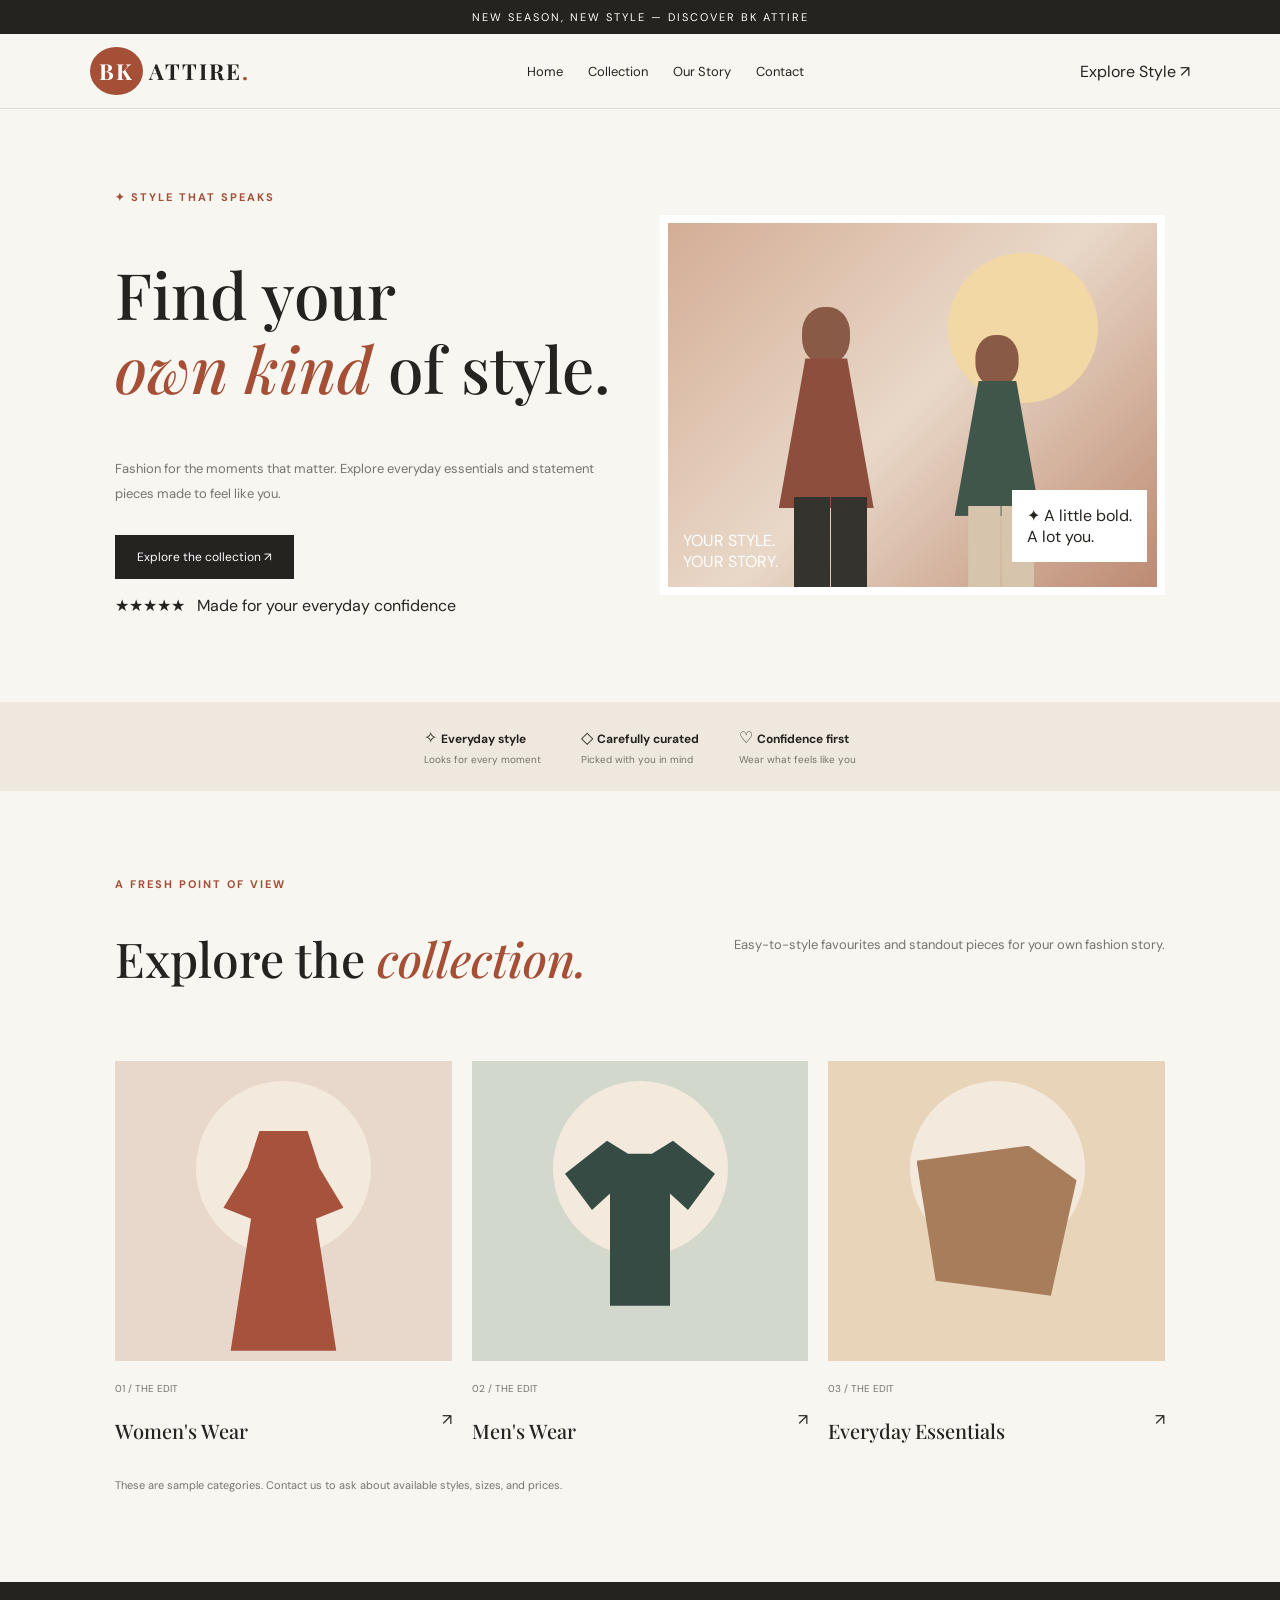
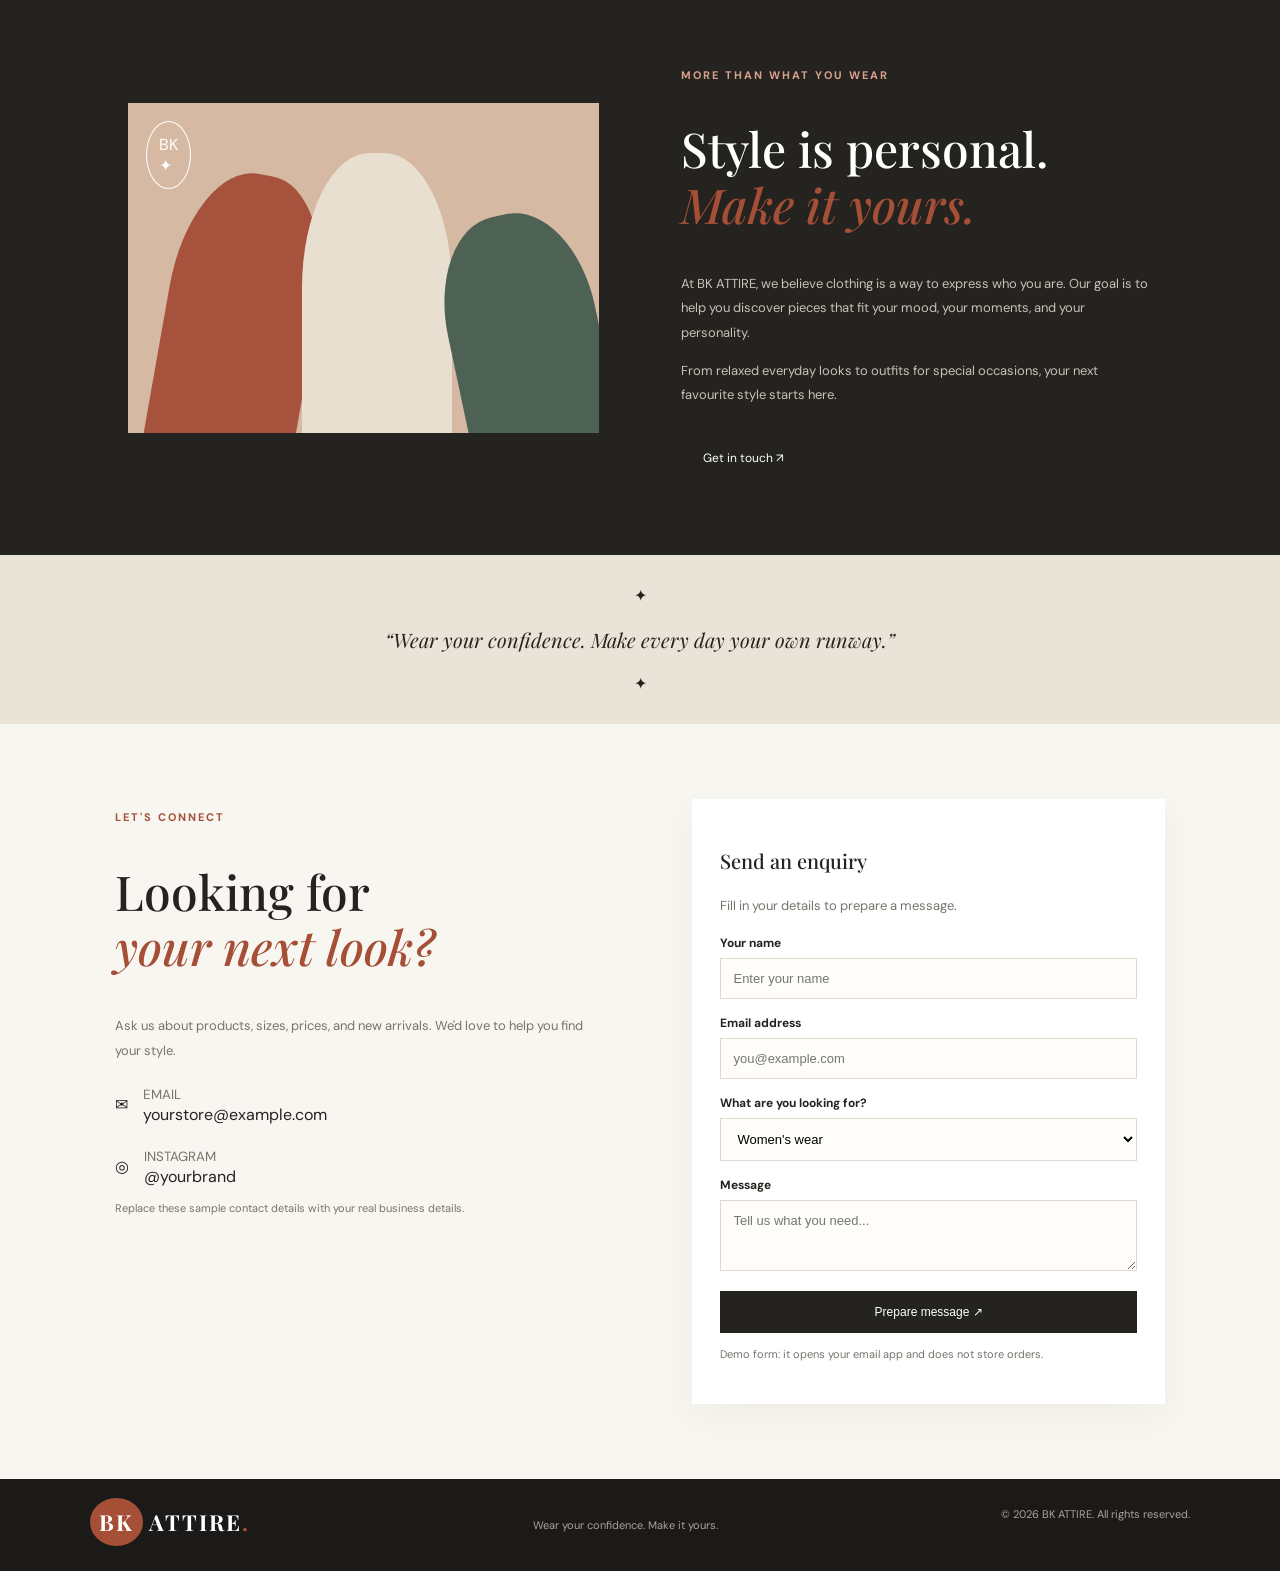
<file: index.html>
<!DOCTYPE html>
<html lang="en">
<head>
<meta charset="UTF-8"><meta name="viewport" content="width=device-width, initial-scale=1.0">
<meta name="description" content="BK ATTIRE clothing store. Discover stylish fashion for your everyday look.">
<title>BK ATTIRE | Wear Your Confidence</title><link rel="stylesheet" href="style.css">
</head>
<body>
<div class="announcement">NEW SEASON, NEW STYLE — DISCOVER BK ATTIRE</div>
<header class="header"><a class="logo" href="#home"><span>BK</span> ATTIRE<span class="dot">.</span></a><button id="menuBtn" aria-label="Open menu">☰</button><nav id="nav"><a href="#home">Home</a><a href="#collection">Collection</a><a href="#about">Our Story</a><a href="#contact">Contact</a></nav><a class="toplink" href="#collection">Explore Style ↗</a></header>
<main>
<section class="hero" id="home"><div class="hero-copy"><p class="eyebrow">✦ STYLE THAT SPEAKS</p><h1>Find your<br><em>own kind</em> of style.</h1><p class="muted">Fashion for the moments that matter. Explore everyday essentials and statement pieces made to feel like you.</p><a class="button" href="#collection">Explore the collection ↗</a><p class="small-note">★★★★★ &nbsp; Made for your everyday confidence</p></div><div class="hero-art"><div class="sun"></div><div class="model model1"><div class="head"></div><div class="dress"></div><div class="leg"></div></div><div class="model model2"><div class="head"></div><div class="dress"></div><div class="leg"></div></div><div class="art-words">YOUR STYLE.<br>YOUR STORY.</div><div class="floating">✦ A little bold.<br>A lot you.</div></div></section>
<section class="benefits"><div>✧ <span><b>Everyday style</b><small>Looks for every moment</small></span></div><div>◇ <span><b>Carefully curated</b><small>Picked with you in mind</small></span></div><div>♡ <span><b>Confidence first</b><small>Wear what feels like you</small></span></div></section>
<section class="section" id="collection"><div class="section-head"><div><p class="eyebrow">A FRESH POINT OF VIEW</p><h2>Explore the <em>collection.</em></h2></div><p class="muted">Easy-to-style favourites and standout pieces for your own fashion story.</p></div><div class="cards"><article><div class="product-art women"><div class="circle"></div><div class="garment dress"></div></div><div class="card-info"><div><small>01 / THE EDIT</small><h3>Women's Wear</h3></div><a href="#contact">↗</a></div></article><article><div class="product-art men"><div class="circle"></div><div class="garment shirt"></div></div><div class="card-info"><div><small>02 / THE EDIT</small><h3>Men's Wear</h3></div><a href="#contact">↗</a></div></article><article><div class="product-art basics"><div class="circle"></div><div class="garment folded"></div></div><div class="card-info"><div><small>03 / THE EDIT</small><h3>Everyday Essentials</h3></div><a href="#contact">↗</a></div></article></div><p class="tiny muted">These are sample categories. Contact us to ask about available styles, sizes, and prices.</p></section>
<section class="story" id="about"><div class="story-art"><span class="stamp">BK<br>✦</span><div class="fabric fabric1"></div><div class="fabric fabric2"></div><div class="fabric fabric3"></div></div><div><p class="eyebrow">MORE THAN WHAT YOU WEAR</p><h2>Style is personal.<br><em>Make it yours.</em></h2><p>At BK ATTIRE, we believe clothing is a way to express who you are. Our goal is to help you discover pieces that fit your mood, your moments, and your personality.</p><p>From relaxed everyday looks to outfits for special occasions, your next favourite style starts here.</p><a class="button light" href="#contact">Get in touch ↗</a></div></section>
<section class="quote"><span>✦</span><p>“Wear your confidence. Make every day your own runway.”</p><span>✦</span></section>
<section class="section contact" id="contact"><div><p class="eyebrow">LET'S CONNECT</p><h2>Looking for<br><em>your next look?</em></h2><p class="muted">Ask us about products, sizes, prices, and new arrivals. We'd love to help you find your style.</p><div class="detail">✉ <span><small>EMAIL</small><br>yourstore@example.com</span></div><div class="detail">◎ <span><small>INSTAGRAM</small><br>@yourbrand</span></div><p class="tiny muted">Replace these sample contact details with your real business details.</p></div><form id="contactForm"><h3>Send an enquiry</h3><p class="muted">Fill in your details to prepare a message.</p><label for="name">Your name</label><input id="name" required placeholder="Enter your name"><label for="email">Email address</label><input id="email" type="email" required placeholder="you@example.com"><label for="interest">What are you looking for?</label><select id="interest"><option>Women's wear</option><option>Men's wear</option><option>Everyday essentials</option><option>Other enquiry</option></select><label for="message">Message</label><textarea id="message" rows="3" required placeholder="Tell us what you need..."></textarea><button class="button submit" type="submit">Prepare message ↗</button><p class="tiny muted">Demo form: it opens your email app and does not store orders.</p></form></section>
</main><footer><a class="logo" href="#home"><span>BK</span> ATTIRE<span class="dot">.</span></a><p>Wear your confidence. Make it yours.</p><small>© <span id="year"></span> BK ATTIRE. All rights reserved.</small></footer>
<script src="script.js"></script></body></html>
</file>
<file: style.css>
@import url('https://fonts.googleapis.com/css2?family=DM+Sans:wght@400;500;600;700&family=Playfair+Display:wght@500;600&display=swap');

:root {
  --ink: #25231f;
  --paper: #f8f6f1;
  --rust: #a44f36;
  --muted: #77736d;
}

* {
  box-sizing: border-box;
}

html {
  scroll-behavior: smooth;
}

body {
  margin: 0;
  background: var(--paper);
  color: var(--ink);
  font-family: 'DM Sans', Arial, sans-serif;
}

a {
  color: inherit;
  text-decoration: none;
}

.announcement {
  background: var(--ink);
  color: white;
  text-align: center;
  padding: 10px;
  font-size: 11px;
  letter-spacing: 2px;
}

.header {
  min-height: 75px;
  padding: 15px 7%;
  display: flex;
  align-items: center;
  justify-content: space-between;
  border-bottom: 1px solid #e4dfd6;
  position: sticky;
  top: 0;
  background: var(--paper);
  z-index: 5;
}

.logo {
  font: 700 22px 'Playfair Display', serif;
  letter-spacing: 2px;
}

.logo span:first-child {
  background: var(--rust);
  color: white;
  padding: 9px;
  border-radius: 50%;
}

.dot,
em {
  color: var(--rust);
}

nav {
  display: flex;
  gap: 25px;
  font-size: 13px;
}

nav a:hover {
  color: var(--rust);
}

#menuBtn {
  display: none;
}

.hero {
  display: grid;
  grid-template-columns: 1fr 1fr;
  gap: 40px;
  align-items: center;
  padding: 70px 9%;
}

.eyebrow {
  font-size: 11px;
  letter-spacing: 2px;
  font-weight: bold;
  color: var(--rust);
}

h1,
h2 {
  font: 500 clamp(36px, 5vw, 65px)/1.15 'Playfair Display', Georgia, serif;
}

h2 {
  font-size: clamp(32px, 4vw, 48px);
}

.muted {
  color: var(--muted);
  font-size: 13px;
  line-height: 1.9;
}

.button {
  display: inline-block;
  background: var(--ink);
  color: white;
  padding: 14px 22px;
  font-size: 12px;
  border: 0;
  cursor: pointer;
  margin-top: 15px;
}

.button:hover {
  background: var(--rust);
}

.hero-art {
  height: 380px;
  position: relative;
  overflow: hidden;
  background: linear-gradient(135deg, #d4ad96, #e9d8c8, #bd8a72);
  border: 8px solid white;
}

.sun {
  position: absolute;
  right: 12%;
  top: 8%;
  width: 150px;
  height: 150px;
  border-radius: 50%;
  background: #f2d8a4;
}

.model {
  position: absolute;
  bottom: 0;
  width: 120px;
  height: 280px;
}

.model1 {
  left: 20%;
}

.model2 {
  left: 55%;
  transform: scale(.9);
  transform-origin: bottom;
}

.head {
  position: absolute;
  top: 0;
  left: 36px;
  width: 48px;
  height: 57px;
  background: #895b46;
  border-radius: 45%;
}

.dress {
  position: absolute;
  top: 51px;
  left: 13px;
  width: 95px;
  height: 150px;
  background: #8d4e3d;
  clip-path: polygon(28% 0, 72% 0, 100% 100%, 0 100%);
}

.model2 .dress {
  background: #40564a;
}

.leg {
  position: absolute;
  top: 190px;
  left: 28px;
  width: 36px;
  height: 150px;
  background: #34332e;
  box-shadow: 37px 0 #34332e;
}

.model2 .leg {
  background: #d7c4ac;
  box-shadow: 37px 0 #d7c4ac;
}

.art-words {
  position: absolute;
  bottom: 15px;
  left: 15px;
  color: white;
  z-index: 3;
}

.floating {
  position: absolute;
  right: 10px;
  bottom: 25px;
  background: white;
  padding: 15px;
  z-index: 4;
}

.benefits {
  background: #eee8df;
  display: flex;
  justify-content: center;
  gap: 40px;
  padding: 25px;
  flex-wrap: wrap;
}

.benefits span {
  font-size: 12px;
}

.benefits small {
  display: block;
  color: var(--muted);
  margin-top: 5px;
}

.section {
  padding: 75px 9%;
}

.section-head {
  display: flex;
  justify-content: space-between;
  align-items: center;
  gap: 25px;
  margin-bottom: 35px;
}

.cards {
  display: grid;
  grid-template-columns: repeat(3, 1fr);
  gap: 20px;
}

.product-art {
  height: 300px;
  position: relative;
  overflow: hidden;
}

.women {
  background: #e8d7cb;
}

.men {
  background: #d2d9cc;
}

.basics {
  background: #e8d5b9;
}

.circle {
  position: absolute;
  width: 175px;
  height: 175px;
  border-radius: 50%;
  background: #f3e9dc;
  top: 20px;
  left: calc(50% - 87px);
}

.garment {
  position: absolute;
}

.garment.dress {
  top: 70px;
  left: calc(50% - 60px);
  width: 120px;
  height: 220px;
  background: #a7523c;
  clip-path: polygon(30% 0, 70% 0, 80% 17%, 100% 35%, 77% 40%, 94% 100%, 6% 100%, 23% 40%, 0 35%, 20% 17%);
}

.garment.shirt {
  top: 80px;
  left: calc(50% - 75px);
  width: 150px;
  height: 165px;
  background: #354b43;
  clip-path: polygon(28% 0, 42% 8%, 58% 8%, 72% 0, 100% 20%, 82% 42%, 70% 32%, 70% 100%, 30% 100%, 30% 32%, 18% 42%, 0 20%);
}

.garment.folded {
  top: 85px;
  left: calc(50% - 80px);
  width: 160px;
  height: 150px;
  background: #a87d5c;
  clip-path: polygon(0 10%, 70% 0, 100% 23%, 84% 100%, 12% 90%);
}

.card-info {
  display: flex;
  align-items: center;
  justify-content: space-between;
  padding-top: 15px;
}

.card-info small {
  font-size: 10px;
  color: var(--muted);
}

h3 {
  font: 500 20px 'Playfair Display', serif;
}

.tiny {
  font-size: 11px;
}

.story {
  background: var(--ink);
  color: white;
  display: grid;
  grid-template-columns: 1fr 1fr;
  gap: 8%;
  align-items: center;
  padding: 75px 10%;
}

.story-art {
  height: 330px;
  position: relative;
  overflow: hidden;
  background: #d6b9a3;
}

.stamp {
  position: absolute;
  top: 18px;
  left: 18px;
  border: 1px solid white;
  border-radius: 50%;
  padding: 12px;
}

.fabric {
  position: absolute;
  bottom: -20px;
  width: 150px;
  height: 280px;
  border-radius: 45% 45% 0 0;
}

.fabric1 {
  left: 8%;
  background: #a7523c;
  transform: rotate(10deg);
}

.fabric2 {
  left: 37%;
  background: #e8dfd0;
  height: 300px;
}

.fabric3 {
  right: 0;
  background: #4d6254;
  transform: rotate(-12deg);
  height: 240px;
}

.story .eyebrow {
  color: #d9a18d;
}

.story p:not(.eyebrow) {
  font-size: 13px;
  line-height: 1.9;
  color: #c7c1b8;
}

.quote {
  padding: 30px;
  text-align: center;
  background: #eae3d8;
}

.quote p {
  font: italic 20px 'Playfair Display', serif;
}

.contact {
  display: grid;
  grid-template-columns: 1fr 1fr;
  gap: 10%;
  align-items: start;
}

.detail {
  display: flex;
  gap: 15px;
  align-items: center;
  margin-top: 20px;
}

.detail small {
  color: var(--muted);
}

form {
  background: white;
  padding: 28px;
  box-shadow: 0 12px 35px #30291b0b;
}

label {
  display: block;
  font-size: 12px;
  font-weight: bold;
  margin: 16px 0 7px;
}

input,
select,
textarea {
  width: 100%;
  padding: 12px;
  border: 1px solid #ded8ce;
  background: #fffdf9;
  font: 13px Arial, sans-serif;
}

.submit {
  width: 100%;
}

footer {
  background: #1b1a18;
  color: white;
  padding: 28px 7%;
  display: flex;
  justify-content: space-between;
  flex-wrap: wrap;
}

footer p,
footer small {
  font-size: 11px;
  color: #aaa39a;
}

@media (max-width: 760px) {
  .header {
    padding: 15px 5%;
  }

  #menuBtn {
    display: block;
    background: none;
    border: 0;
    font-size: 24px;
  }

  nav {
    display: none;
    position: absolute;
    top: 65px;
    left: 0;
    right: 0;
    background: var(--paper);
    padding: 22px;
    flex-direction: column;
    gap: 20px;
  }

  nav.open {
    display: flex;
  }

  .hero,
  .story,
  .contact {
    grid-template-columns: 1fr;
    padding: 45px 7%;
  }

  .hero-art {
    height: 320px;
  }

  .section {
    padding: 55px 7%;
  }

  .section-head {
    display: block;
  }

  .cards {
    grid-template-columns: 1fr;
  }

  .product-art {
    height: 320px;
  }

  .benefits {
    gap: 20px;
  }

  footer {
    flex-direction: column;
    text-align: center;
  }
}
</file>
